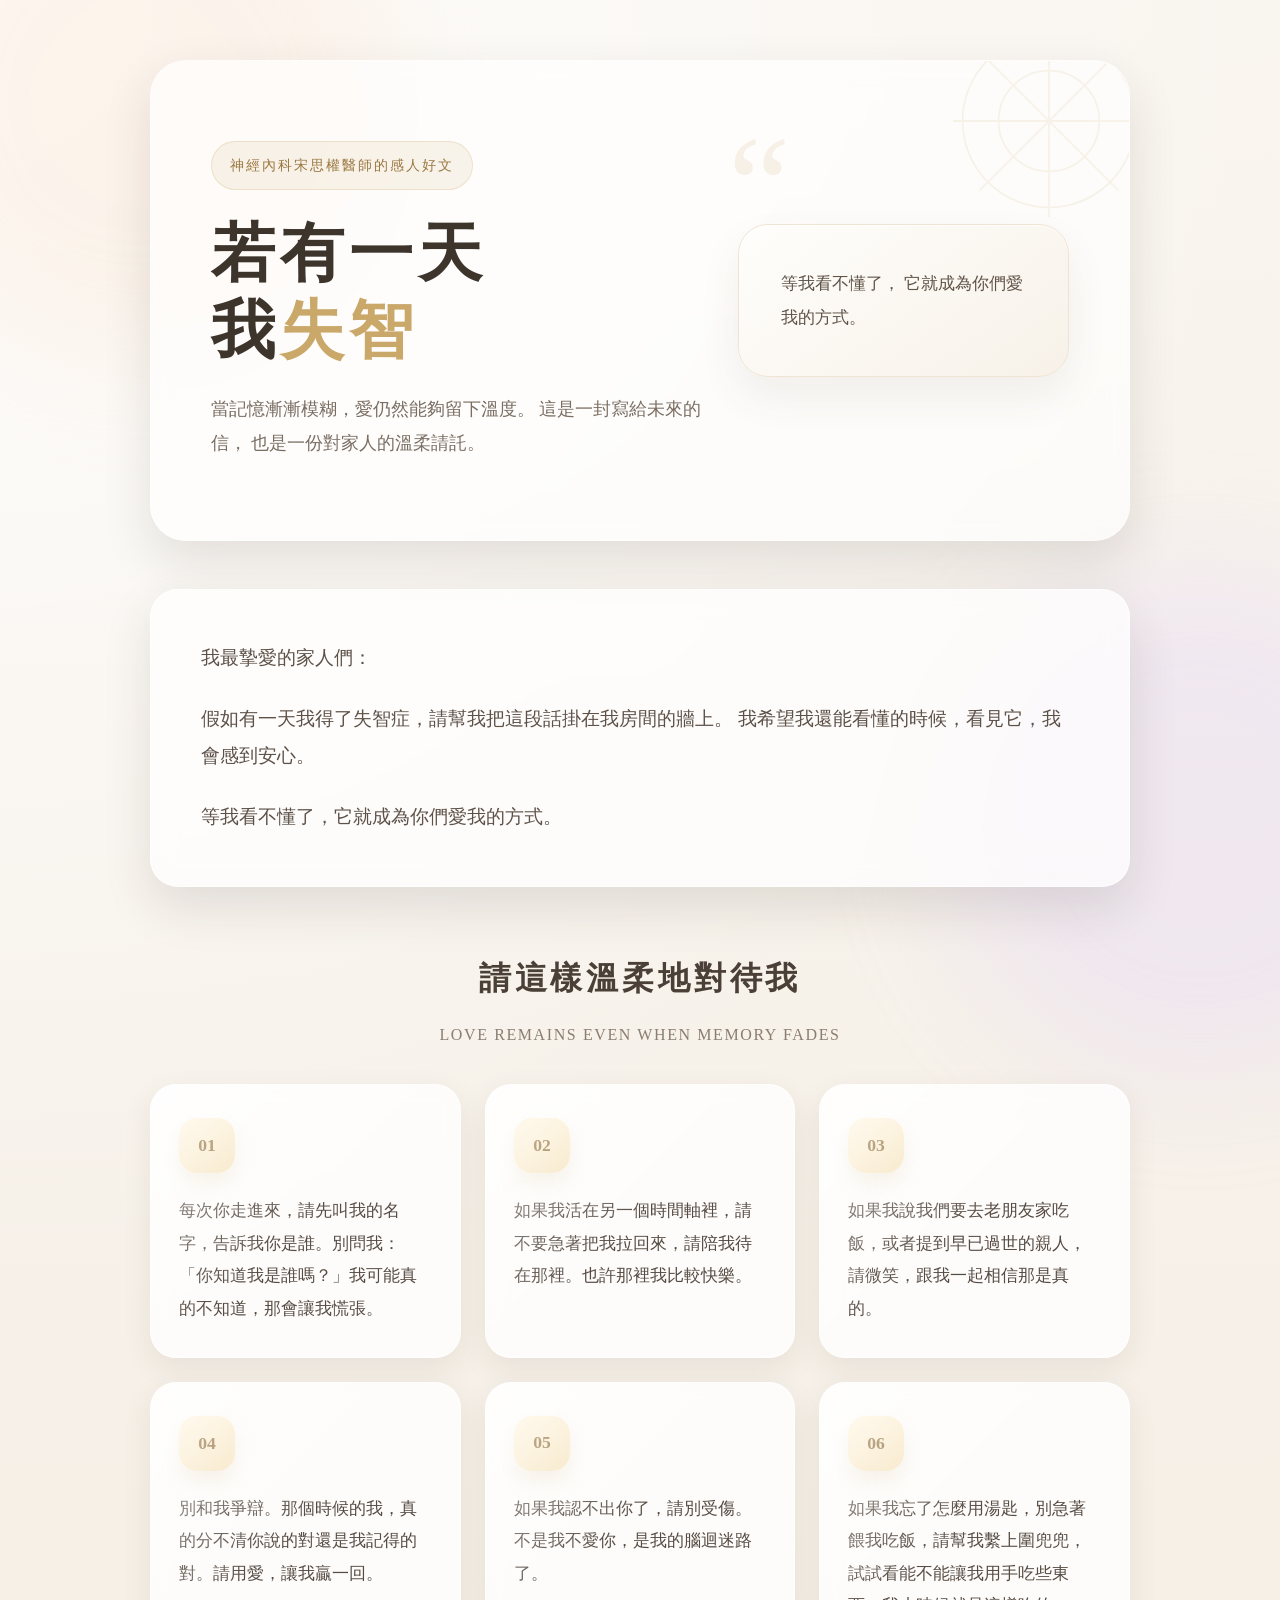
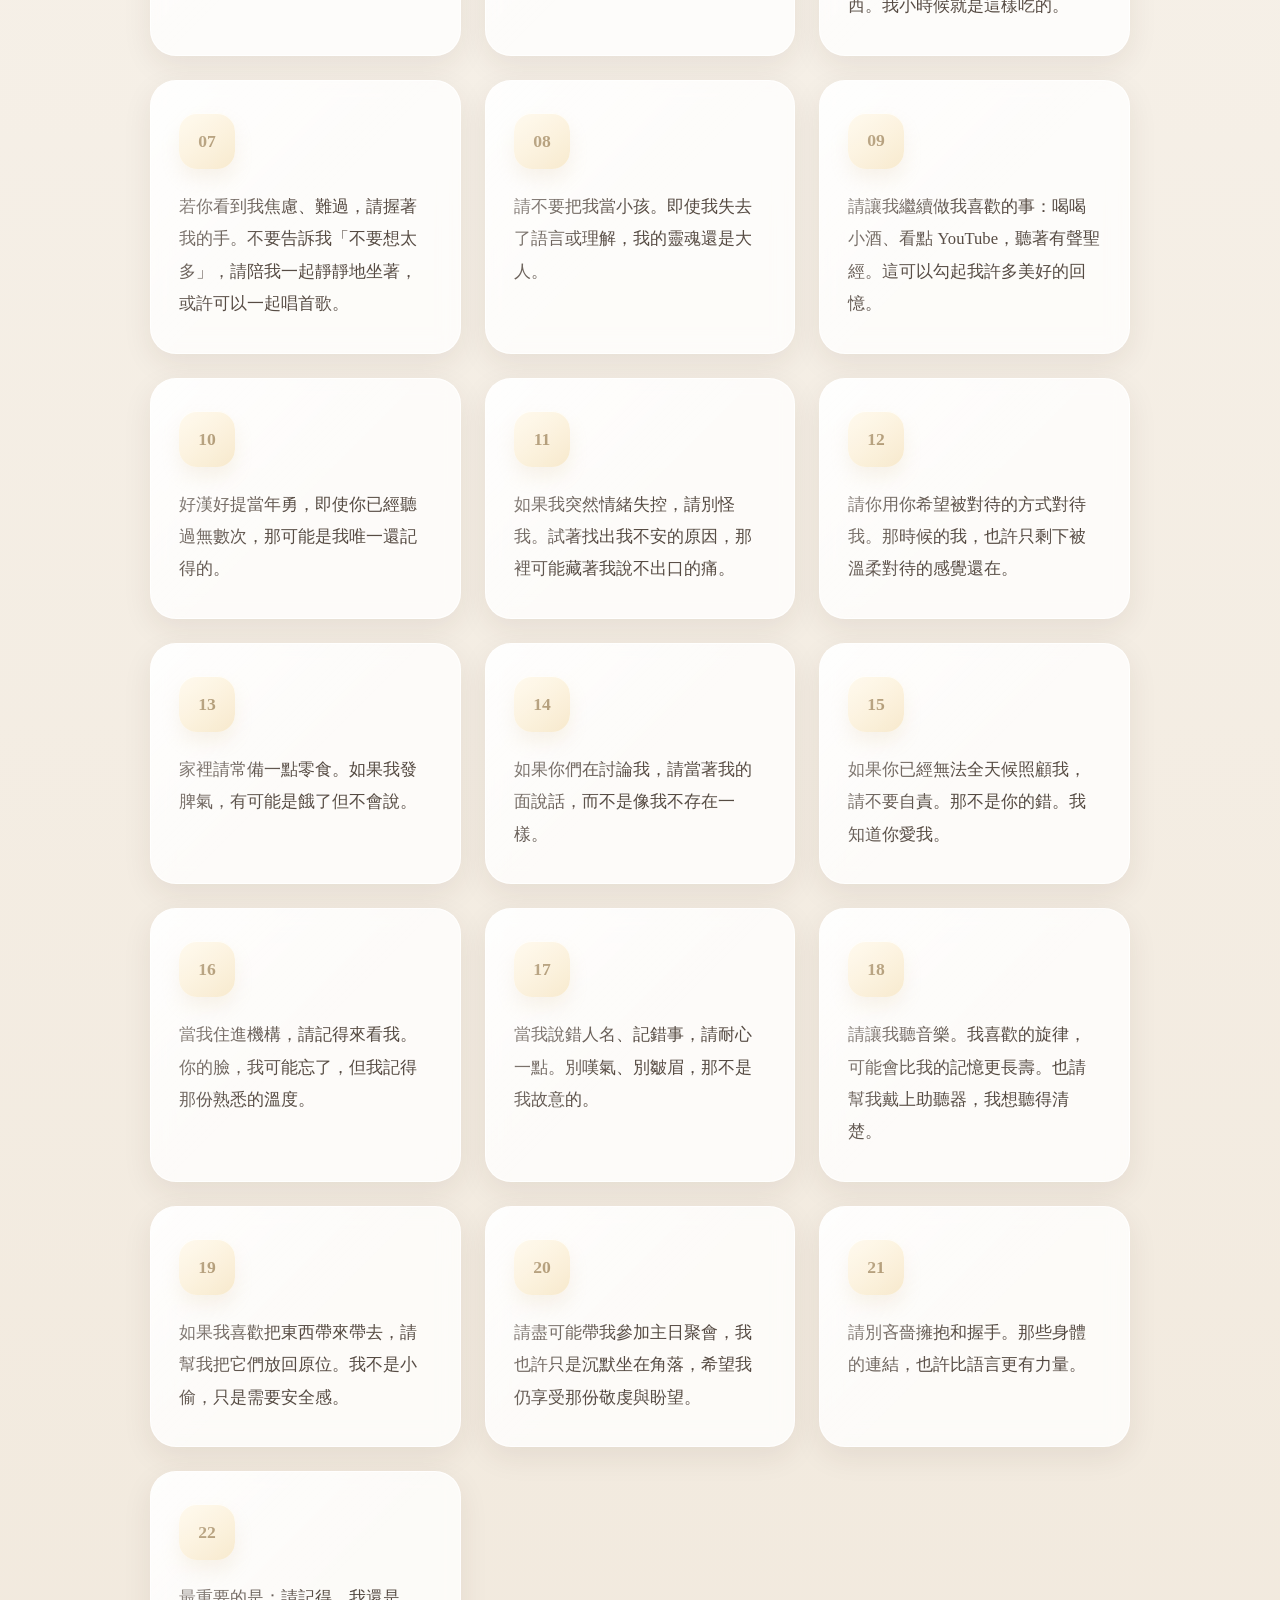
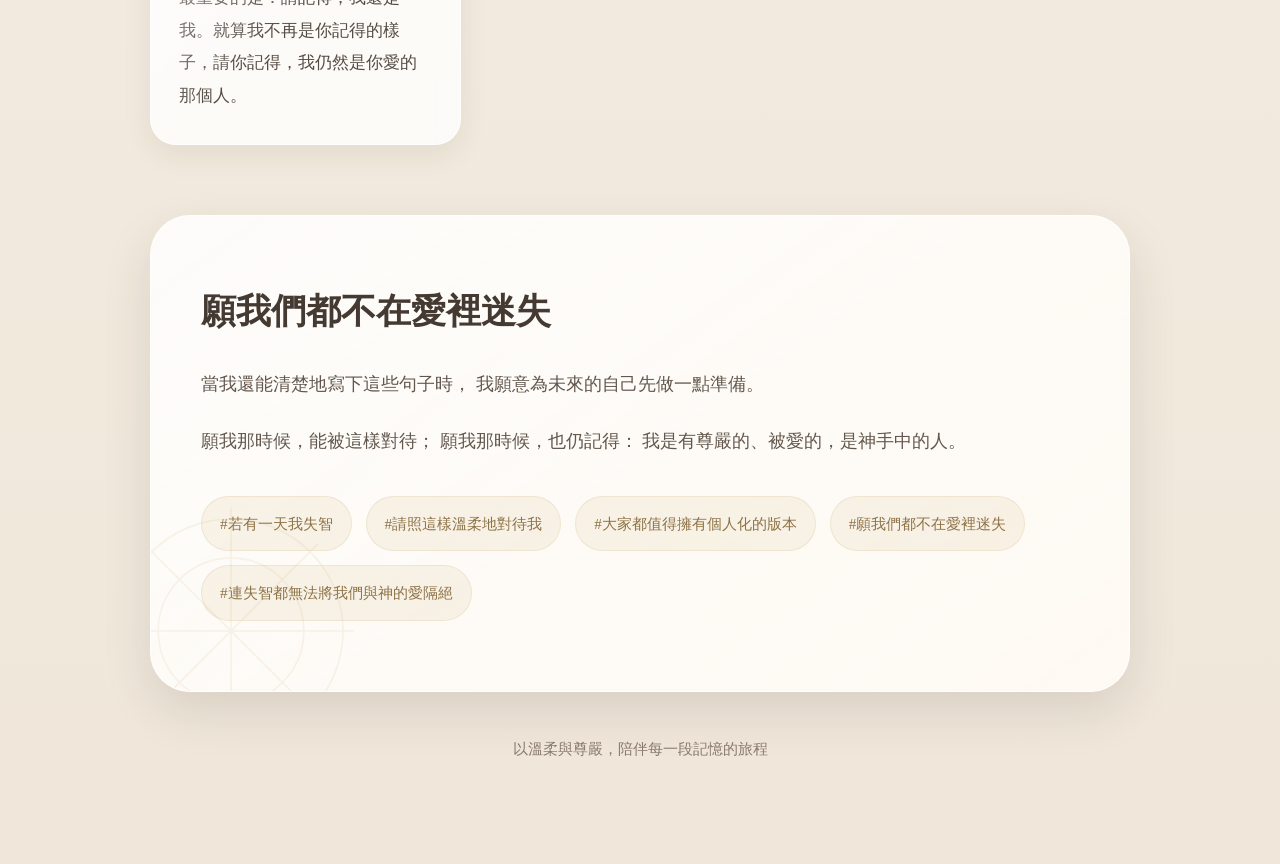
<file: index.html>
<!DOCTYPE html>
<html lang="zh-Hant">
<head>
<meta charset="UTF-8" />
<meta name="viewport" content="width=device-width, initial-scale=1.0" />
<title>若有一天我失智｜神經內科宋思權醫師</title>

<link rel="preconnect" href="https://fonts.googleapis.com">
<link rel="preconnect" href="https://fonts.gstatic.com" crossorigin>

<style>
:root{
    --bg:#f6f2eb;
    --paper:#fffdf9;
    --gold:#c9a86a;
    --text:#463d35;
    --sub:#7a6e63;
    --line:#eadfce;
    --shadow:0 20px 50px rgba(50,40,30,.12);
    --radius:28px;
}

*{
    margin:0;
    padding:0;
    box-sizing:border-box;
}

body{
    font-family:
        "Noto Serif TC",
        "PingFang TC",
        "Microsoft JhengHei",
        serif;
    background:
        radial-gradient(circle at top left, rgba(255,255,255,.85), transparent 30%),
        linear-gradient(180deg,#f9f5ef 0%, #f0e7da 100%);
    color:var(--text);
    line-height:1.95;
    overflow-x:hidden;
}

/* 背景光暈 */
body::before,
body::after{
    content:"";
    position:fixed;
    width:520px;
    height:520px;
    border-radius:50%;
    z-index:-1;
    filter:blur(60px);
    opacity:.22;
}

body::before{
    background:#f8d7b8;
    top:-160px;
    left:-120px;
}

body::after{
    background:#d8c4ff;
    right:-180px;
    bottom:-180px;
}

.container{
    width:min(980px,92%);
    margin:auto;
    padding:60px 0 100px;
}

/* Hero */
.hero{
    position:relative;
    overflow:hidden;
    background:rgba(255,255,255,.65);
    backdrop-filter:blur(10px);
    border:1px solid rgba(255,255,255,.6);
    border-radius:36px;
    padding:80px 60px;
    box-shadow:var(--shadow);
    margin-bottom:48px;
}

.hero-grid{
    display:grid;
    grid-template-columns:1.2fr .8fr;
    gap:30px;
    align-items:center;
}

.badge{
    display:inline-flex;
    align-items:center;
    gap:10px;
    padding:10px 18px;
    background:rgba(201,168,106,.12);
    border:1px solid rgba(201,168,106,.25);
    border-radius:999px;
    color:#9b7842;
    font-size:14px;
    letter-spacing:2px;
    margin-bottom:26px;
}

.hero h1{
    font-size:clamp(2.5rem,5vw,4.4rem);
    line-height:1.2;
    letter-spacing:.08em;
    margin-bottom:22px;
    color:#3d342c;
}

.hero h1 span{
    color:var(--gold);
}

.hero p{
    font-size:1.1rem;
    color:var(--sub);
    max-width:640px;
}

.hero-quote{
    position:relative;
    height:100%;
    display:flex;
    align-items:center;
    justify-content:center;
}

.quote-card{
    width:100%;
    padding:42px;
    border-radius:30px;
    background:linear-gradient(145deg,#fffefc,#f7f1e8);
    border:1px solid #efe3d4;
    box-shadow:
        inset 0 1px 0 rgba(255,255,255,.9),
        0 20px 40px rgba(100,80,50,.08);
}

.quote-card p{
    font-size:1.05rem;
    line-height:2;
    color:#5f5348;
}

.quote-mark{
    position:absolute;
    top:-20px;
    left:-10px;
    opacity:.15;
}

/* Intro */
.intro{
    background:rgba(255,255,255,.72);
    backdrop-filter:blur(12px);
    border-radius:var(--radius);
    padding:50px;
    margin-bottom:40px;
    border:1px solid rgba(255,255,255,.7);
    box-shadow:var(--shadow);
}

.intro p{
    font-size:1.18rem;
    color:#5d5148;
    margin-bottom:24px;
}

.intro p:last-child{
    margin-bottom:0;
}

/* Cards */
.section-title{
    text-align:center;
    margin:60px 0 34px;
}

.section-title h2{
    font-size:2rem;
    color:#4b4037;
    letter-spacing:.12em;
    margin-bottom:10px;
}

.section-title p{
    color:#8b7d71;
    letter-spacing:.1em;
}

.cards{
    display:grid;
    grid-template-columns:repeat(auto-fit,minmax(300px,1fr));
    gap:24px;
}

.card{
    position:relative;
    background:rgba(255,255,255,.78);
    backdrop-filter:blur(10px);
    border:1px solid rgba(255,255,255,.8);
    border-radius:26px;
    padding:32px 28px;
    overflow:hidden;
    transition:.35s ease;
    box-shadow:0 10px 30px rgba(60,40,20,.08);
}

.card:hover{
    transform:translateY(-6px);
    box-shadow:0 22px 50px rgba(60,40,20,.12);
}

.card::before{
    content:"";
    position:absolute;
    inset:0;
    background:
        linear-gradient(135deg, rgba(255,255,255,.65), transparent 50%);
    pointer-events:none;
}

.number{
    width:56px;
    height:56px;
    border-radius:18px;
    display:flex;
    align-items:center;
    justify-content:center;
    margin-bottom:22px;
    font-size:1.1rem;
    font-weight:700;
    color:#8c6a33;
    background:
        linear-gradient(145deg,#fff4dc,#f5e2bc);
    box-shadow:
        inset 0 1px 0 rgba(255,255,255,.8),
        0 10px 18px rgba(201,168,106,.18);
}

.card p{
    color:#564b43;
    font-size:1.04rem;
}

/* Final blessing */
.final{
    position:relative;
    margin-top:70px;
    background:
        linear-gradient(145deg, rgba(255,255,255,.86), rgba(255,250,244,.95));
    border-radius:40px;
    padding:70px 50px;
    overflow:hidden;
    border:1px solid rgba(255,255,255,.8);
    box-shadow:var(--shadow);
}

.final h3{
    font-size:2.2rem;
    margin-bottom:28px;
    line-height:1.5;
    color:#443a32;
}

.final p{
    font-size:1.14rem;
    color:#63574d;
    margin-bottom:22px;
}

.tags{
    display:flex;
    flex-wrap:wrap;
    gap:14px;
    margin-top:36px;
}

.tag{
    padding:12px 18px;
    border-radius:999px;
    background:rgba(201,168,106,.12);
    border:1px solid rgba(201,168,106,.18);
    color:#8e7347;
    font-size:.95rem;
}

/* Footer */
.footer{
    text-align:center;
    padding:42px 0 0;
    color:#8b7c6f;
    font-size:.95rem;
}

/* SVG decoration */
.flower{
    position:absolute;
    opacity:.12;
}

.flower.top{
    top:-60px;
    right:-40px;
}

.flower.bottom{
    bottom:-80px;
    left:-60px;
}

/* 響應式 */
@media (max-width:860px){

    .hero{
        padding:55px 28px;
    }

    .hero-grid{
        grid-template-columns:1fr;
    }

    .intro,
    .final{
        padding:40px 26px;
    }

    .hero h1{
        font-size:2.6rem;
    }
}

@media (max-width:560px){

    .cards{
        grid-template-columns:1fr;
    }

    .hero h1{
        font-size:2.2rem;
    }

    .quote-card{
        padding:28px;
    }
}
</style>
</head>

<body>

<div class="container">

    <!-- HERO -->
    <section class="hero">

        <svg class="flower top" width="240" height="240" viewBox="0 0 200 200">
            <g fill="none" stroke="#c9a86a" stroke-width="1.5">
                <circle cx="100" cy="100" r="72"/>
                <circle cx="100" cy="100" r="42"/>
                <path d="M100 20v160M20 100h160"/>
                <path d="M42 42l116 116M158 42L42 158"/>
            </g>
        </svg>

        <div class="hero-grid">

            <div>
                <div class="badge">
                    神經內科宋思權醫師的感人好文
                </div>

                <h1>
                    若有一天<br>
                    我<span>失智</span>
                </h1>

                <p>
                    當記憶漸漸模糊，愛仍然能夠留下溫度。
                    這是一封寫給未來的信，
                    也是一份對家人的溫柔請託。
                </p>
            </div>

            <div class="hero-quote">

                <svg class="quote-mark" width="140" height="140" viewBox="0 0 120 120">
                    <text x="0" y="95"
                          font-size="120"
                          fill="#c9a86a"
                          font-family="serif">“</text>
                </svg>

                <div class="quote-card">
                    <p>
                        等我看不懂了，
                        它就成為你們愛我的方式。
                    </p>
                </div>
            </div>

        </div>
    </section>

    <!-- INTRO -->
    <section class="intro">
        <p>
            我最摯愛的家人們：
        </p>

        <p>
            假如有一天我得了失智症，請幫我把這段話掛在我房間的牆上。
            我希望我還能看懂的時候，看見它，我會感到安心。
        </p>

        <p>
            等我看不懂了，它就成為你們愛我的方式。
        </p>
    </section>

    <!-- TITLE -->
    <div class="section-title">
        <h2>請這樣溫柔地對待我</h2>
        <p>LOVE REMAINS EVEN WHEN MEMORY FADES</p>
    </div>

    <!-- CARDS -->
    <section class="cards">

        <article class="card">
            <div class="number">01</div>
            <p>每次你走進來，請先叫我的名字，告訴我你是誰。別問我：「你知道我是誰嗎？」我可能真的不知道，那會讓我慌張。</p>
        </article>

        <article class="card">
            <div class="number">02</div>
            <p>如果我活在另一個時間軸裡，請不要急著把我拉回來，請陪我待在那裡。也許那裡我比較快樂。</p>
        </article>

        <article class="card">
            <div class="number">03</div>
            <p>如果我說我們要去老朋友家吃飯，或者提到早已過世的親人，請微笑，跟我一起相信那是真的。</p>
        </article>

        <article class="card">
            <div class="number">04</div>
            <p>別和我爭辯。那個時候的我，真的分不清你說的對還是我記得的對。請用愛，讓我贏一回。</p>
        </article>

        <article class="card">
            <div class="number">05</div>
            <p>如果我認不出你了，請別受傷。不是我不愛你，是我的腦迴迷路了。</p>
        </article>

        <article class="card">
            <div class="number">06</div>
            <p>如果我忘了怎麼用湯匙，別急著餵我吃飯，請幫我繫上圍兜兜，試試看能不能讓我用手吃些東西。我小時候就是這樣吃的。</p>
        </article>

        <article class="card">
            <div class="number">07</div>
            <p>若你看到我焦慮、難過，請握著我的手。不要告訴我「不要想太多」，請陪我一起靜靜地坐著，或許可以一起唱首歌。</p>
        </article>

        <article class="card">
            <div class="number">08</div>
            <p>請不要把我當小孩。即使我失去了語言或理解，我的靈魂還是大人。</p>
        </article>

        <article class="card">
            <div class="number">09</div>
            <p>請讓我繼續做我喜歡的事：喝喝小酒、看點 YouTube，聽著有聲聖經。這可以勾起我許多美好的回憶。</p>
        </article>

        <article class="card">
            <div class="number">10</div>
            <p>好漢好提當年勇，即使你已經聽過無數次，那可能是我唯一還記得的。</p>
        </article>

        <article class="card">
            <div class="number">11</div>
            <p>如果我突然情緒失控，請別怪我。試著找出我不安的原因，那裡可能藏著我說不出口的痛。</p>
        </article>

        <article class="card">
            <div class="number">12</div>
            <p>請你用你希望被對待的方式對待我。那時候的我，也許只剩下被溫柔對待的感覺還在。</p>
        </article>

        <article class="card">
            <div class="number">13</div>
            <p>家裡請常備一點零食。如果我發脾氣，有可能是餓了但不會說。</p>
        </article>

        <article class="card">
            <div class="number">14</div>
            <p>如果你們在討論我，請當著我的面說話，而不是像我不存在一樣。</p>
        </article>

        <article class="card">
            <div class="number">15</div>
            <p>如果你已經無法全天候照顧我，請不要自責。那不是你的錯。我知道你愛我。</p>
        </article>

        <article class="card">
            <div class="number">16</div>
            <p>當我住進機構，請記得來看我。你的臉，我可能忘了，但我記得那份熟悉的溫度。</p>
        </article>

        <article class="card">
            <div class="number">17</div>
            <p>當我說錯人名、記錯事，請耐心一點。別嘆氣、別皺眉，那不是我故意的。</p>
        </article>

        <article class="card">
            <div class="number">18</div>
            <p>請讓我聽音樂。我喜歡的旋律，可能會比我的記憶更長壽。也請幫我戴上助聽器，我想聽得清楚。</p>
        </article>

        <article class="card">
            <div class="number">19</div>
            <p>如果我喜歡把東西帶來帶去，請幫我把它們放回原位。我不是小偷，只是需要安全感。</p>
        </article>

        <article class="card">
            <div class="number">20</div>
            <p>請盡可能帶我參加主日聚會，我也許只是沉默坐在角落，希望我仍享受那份敬虔與盼望。</p>
        </article>

        <article class="card">
            <div class="number">21</div>
            <p>請別吝嗇擁抱和握手。那些身體的連結，也許比語言更有力量。</p>
        </article>

        <article class="card">
            <div class="number">22</div>
            <p>最重要的是：請記得，我還是我。就算我不再是你記得的樣子，請你記得，我仍然是你愛的那個人。</p>
        </article>

    </section>

    <!-- FINAL -->
    <section class="final">

        <svg class="flower bottom" width="280" height="280" viewBox="0 0 200 200">
            <g fill="none" stroke="#c9a86a" stroke-width="1.2">
                <circle cx="100" cy="100" r="80"/>
                <circle cx="100" cy="100" r="52"/>
                <path d="M100 12v176M12 100h176"/>
                <path d="M38 38l124 124M162 38L38 162"/>
            </g>
        </svg>

        <h3>
            願我們都不在愛裡迷失
        </h3>

        <p>
            當我還能清楚地寫下這些句子時，
            我願意為未來的自己先做一點準備。
        </p>

        <p>
            願我那時候，能被這樣對待；
            願我那時候，也仍記得：
            我是有尊嚴的、被愛的，是神手中的人。
        </p>

        <div class="tags">
            <div class="tag">#若有一天我失智</div>
            <div class="tag">#請照這樣溫柔地對待我</div>
            <div class="tag">#大家都值得擁有個人化的版本</div>
            <div class="tag">#願我們都不在愛裡迷失</div>
            <div class="tag">#連失智都無法將我們與神的愛隔絕</div>
        </div>

    </section>

    <footer class="footer">
        以溫柔與尊嚴，陪伴每一段記憶的旅程
    </footer>

</div>

</body>
</html>
</file>
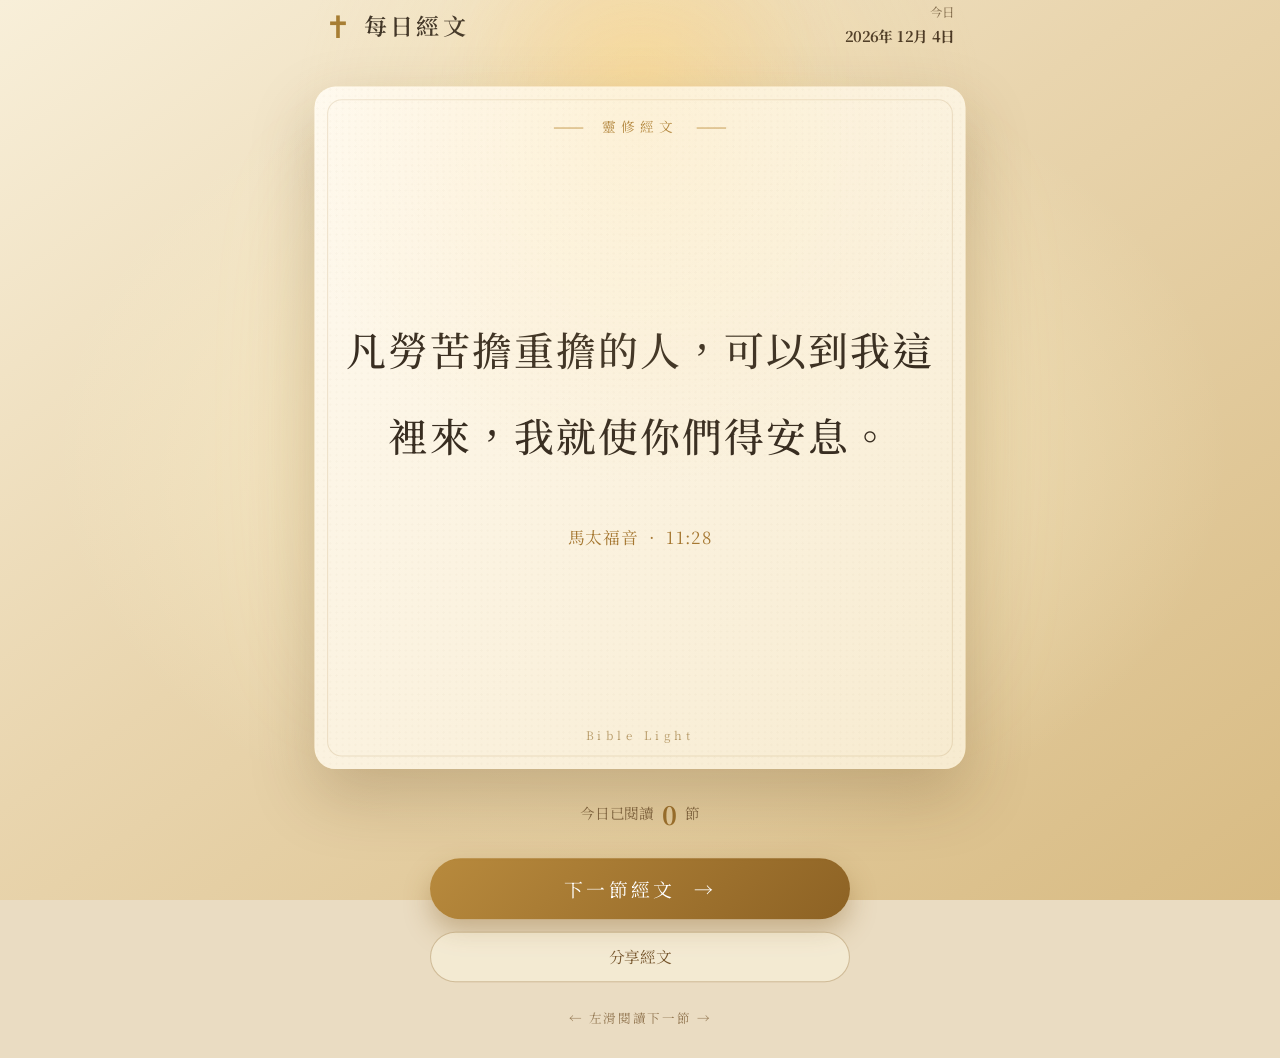
<file: niv/index.html>
<!DOCTYPE html>
<html lang="zh-Hant">

<head>

<meta charset="UTF-8">

<meta name="viewport" content="width=device-width, initial-scale=1.0, viewport-fit=cover">


<title>每日經文｜Bible Light</title>


<meta 
name="description"
content="每日安靜閱讀聖經經文，在燭光中親近神的話語。">



<!-- Google Font -->

<link rel="preconnect" href="https://fonts.googleapis.com">

<link rel="preconnect" href="https://fonts.gstatic.com" crossorigin>

<link 
href="https://fonts.googleapis.com/css2?family=Noto+Serif+TC:wght@400;500;600;700&display=swap"
rel="stylesheet">



<link rel="stylesheet" href="style.css">


</head>




<body>


<!-- =================================
     Candle Atmosphere
================================= -->


<div class="light-background"></div>


<div class="candle-glow"></div>






<!-- =================================
     Main App
================================= -->


<main class="app">





<header class="top-header">


    <div class="logo-area">


        <div class="cross-icon">

            ✝

        </div>


        <h1>

            每日經文

        </h1>


    </div>





    <div class="date-box">


        <span>

            今日

        </span>


        <strong id="todayDate">

            2026年7月16日

        </strong>


    </div>



</header>








<!-- =================================
     Scripture Area
================================= -->


<section class="reading-area">



    <div class="book-light"></div>



    <article 
    class="scripture-card"
    id="verseCard">



        <div class="paper-top">


            <span>

                靈修經文

            </span>


        </div>





        <div class="verse-container">



            <p 
            id="verseText">


                神愛世人，甚至將他的獨生子賜給他們，
                叫一切信他的，不至滅亡，反得永生。


            </p>





            <div class="reference">


                <span id="verseBook">

                    約翰福音

                </span>


                <span>

                    ·

                </span>


                <span id="verseChapter">

                    3:16

                </span>


            </div>




        </div>






        <div class="paper-bottom">


            <span>

                Bible Light

            </span>


        </div>




    </article>




</section>









<!-- =================================
     Reading Information
================================= -->


<section class="reading-info">



    <div class="count-box">


        <span>

            今日已閱讀

        </span>


        <strong id="readingCount">

            0

        </strong>


        <span>

            節

        </span>


    </div>



</section>








<!-- =================================
     Actions
================================= -->


<section class="controls">



<button 
id="nextVerse"
class="next-button">


    下一節經文


    <span>

        →

    </span>


</button>






<button
id="shareVerse"
class="share-button">


    分享經文


</button>




</section>







<!-- Swipe Hint -->


<div class="swipe-hint">


    ← 左滑閱讀下一節 →


</div>







</main>









<!-- Toast -->


<div 
class="toast"
id="toast">


    已複製經文


</div>







<script src="script.js"></script>


</body>


</html>
</file>
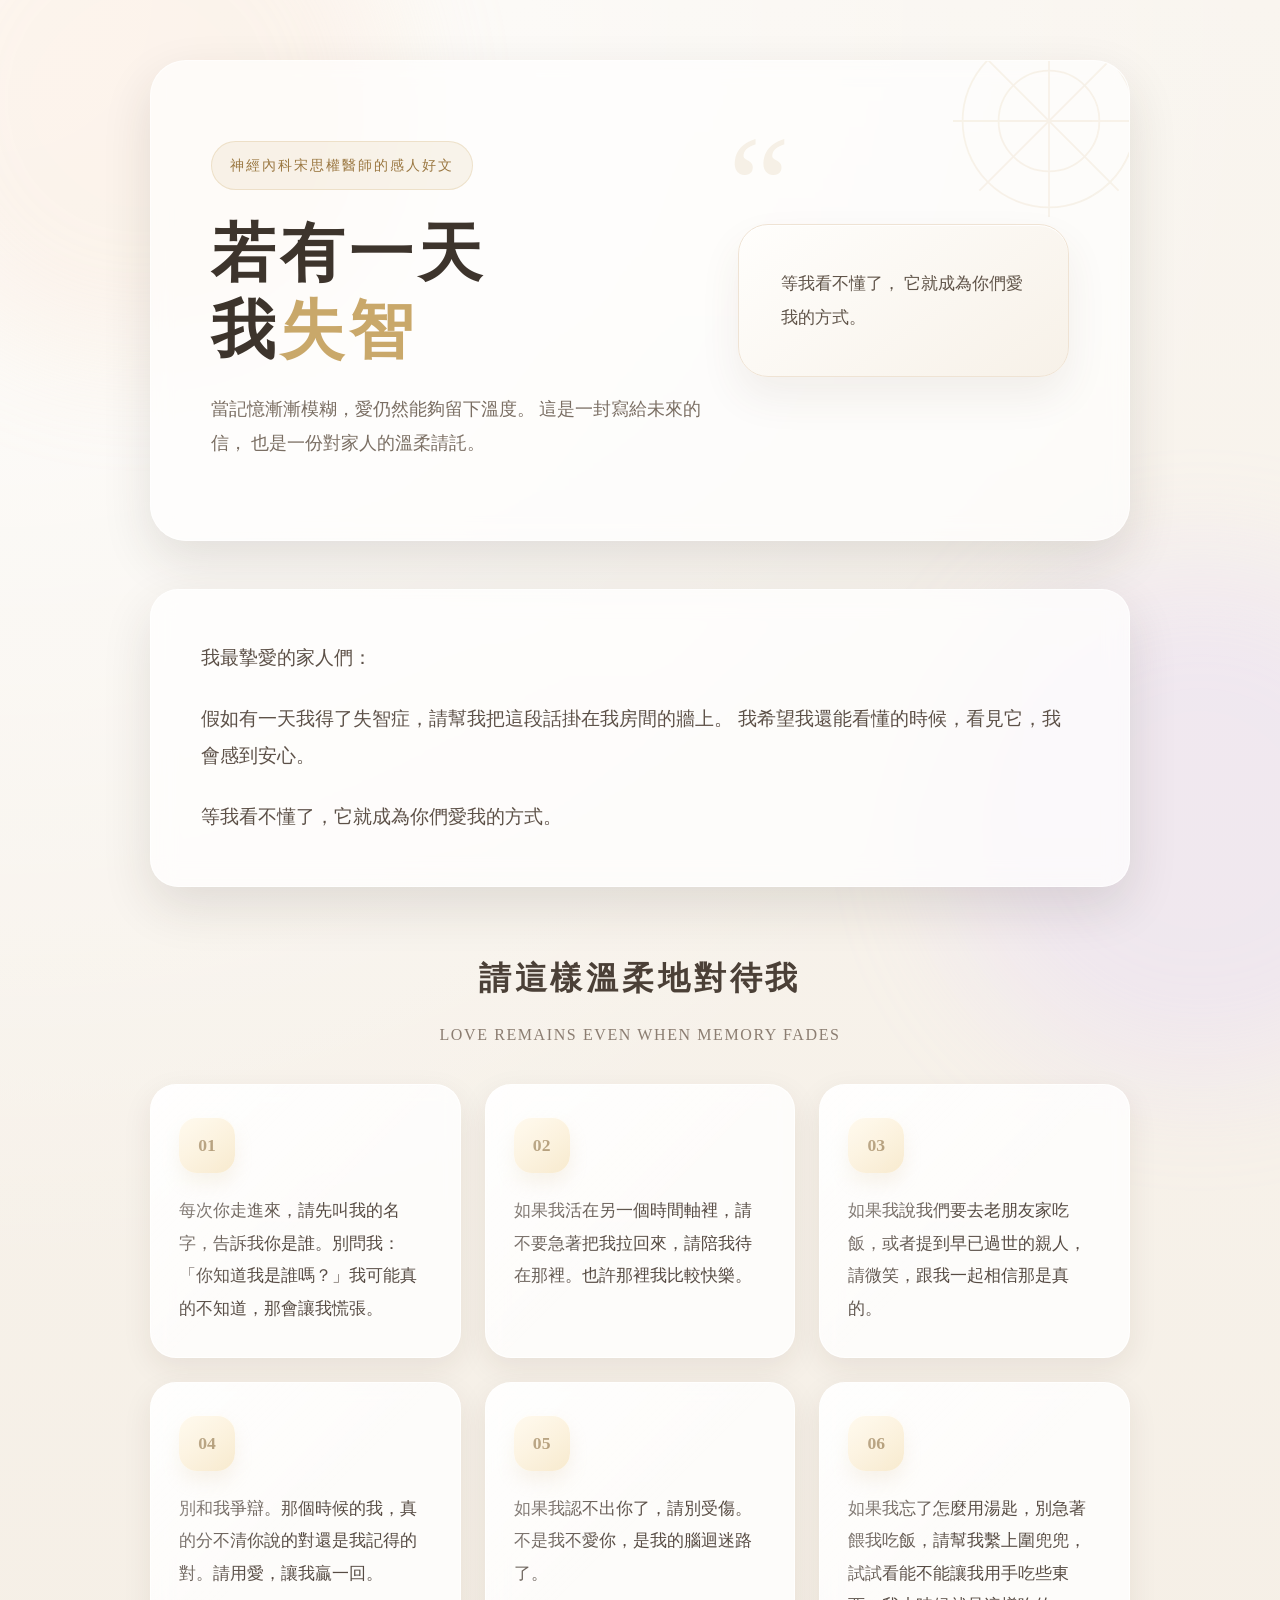
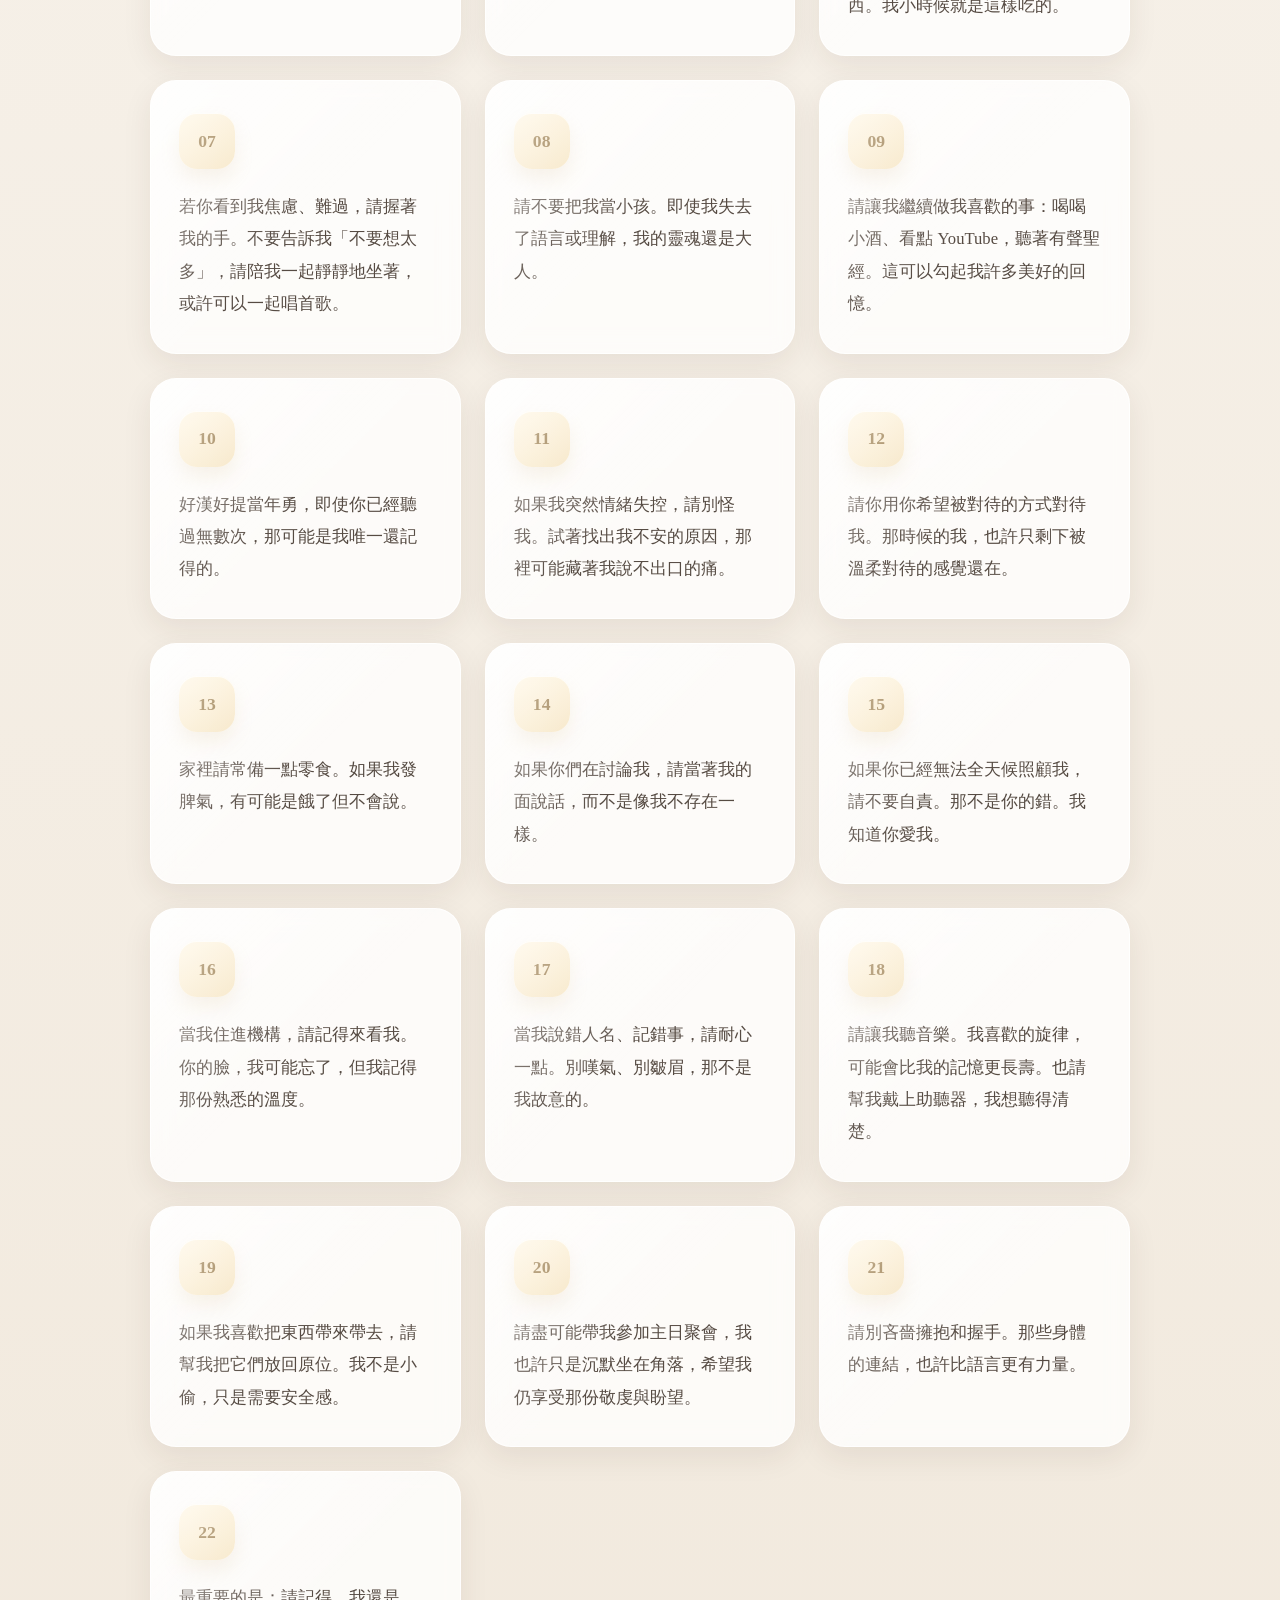
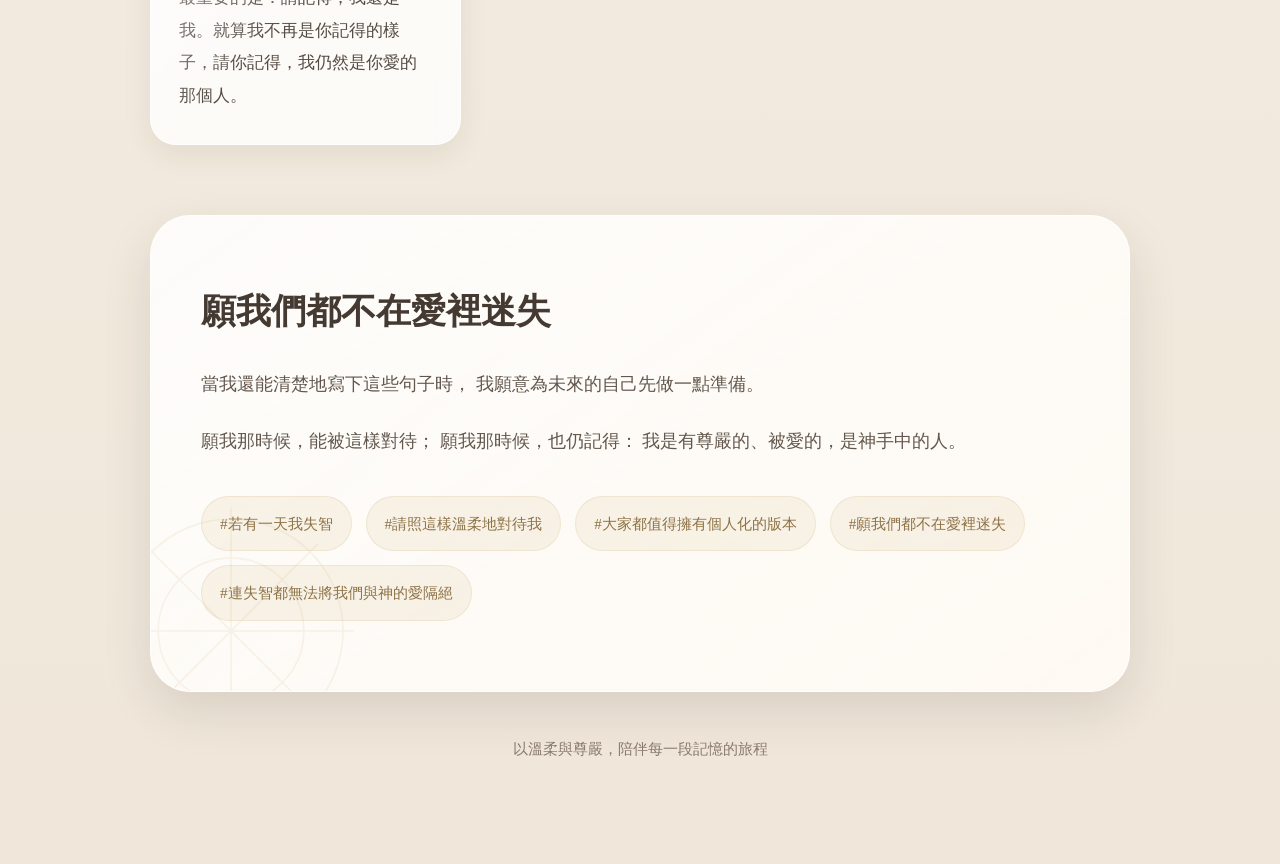
<file: 20260528001_若有一天我失智.html>
<!DOCTYPE html>
<html lang="zh-Hant">
<head>
<meta charset="UTF-8" />
<meta name="viewport" content="width=device-width, initial-scale=1.0" />
<title>若有一天我失智｜神經內科宋思權醫師</title>

<link rel="preconnect" href="https://fonts.googleapis.com">
<link rel="preconnect" href="https://fonts.gstatic.com" crossorigin>

<style>
:root{
    --bg:#f6f2eb;
    --paper:#fffdf9;
    --gold:#c9a86a;
    --text:#463d35;
    --sub:#7a6e63;
    --line:#eadfce;
    --shadow:0 20px 50px rgba(50,40,30,.12);
    --radius:28px;
}

*{
    margin:0;
    padding:0;
    box-sizing:border-box;
}

body{
    font-family:
        "Noto Serif TC",
        "PingFang TC",
        "Microsoft JhengHei",
        serif;
    background:
        radial-gradient(circle at top left, rgba(255,255,255,.85), transparent 30%),
        linear-gradient(180deg,#f9f5ef 0%, #f0e7da 100%);
    color:var(--text);
    line-height:1.95;
    overflow-x:hidden;
}

/* 背景光暈 */
body::before,
body::after{
    content:"";
    position:fixed;
    width:520px;
    height:520px;
    border-radius:50%;
    z-index:-1;
    filter:blur(60px);
    opacity:.22;
}

body::before{
    background:#f8d7b8;
    top:-160px;
    left:-120px;
}

body::after{
    background:#d8c4ff;
    right:-180px;
    bottom:-180px;
}

.container{
    width:min(980px,92%);
    margin:auto;
    padding:60px 0 100px;
}

/* Hero */
.hero{
    position:relative;
    overflow:hidden;
    background:rgba(255,255,255,.65);
    backdrop-filter:blur(10px);
    border:1px solid rgba(255,255,255,.6);
    border-radius:36px;
    padding:80px 60px;
    box-shadow:var(--shadow);
    margin-bottom:48px;
}

.hero-grid{
    display:grid;
    grid-template-columns:1.2fr .8fr;
    gap:30px;
    align-items:center;
}

.badge{
    display:inline-flex;
    align-items:center;
    gap:10px;
    padding:10px 18px;
    background:rgba(201,168,106,.12);
    border:1px solid rgba(201,168,106,.25);
    border-radius:999px;
    color:#9b7842;
    font-size:14px;
    letter-spacing:2px;
    margin-bottom:26px;
}

.hero h1{
    font-size:clamp(2.5rem,5vw,4.4rem);
    line-height:1.2;
    letter-spacing:.08em;
    margin-bottom:22px;
    color:#3d342c;
}

.hero h1 span{
    color:var(--gold);
}

.hero p{
    font-size:1.1rem;
    color:var(--sub);
    max-width:640px;
}

.hero-quote{
    position:relative;
    height:100%;
    display:flex;
    align-items:center;
    justify-content:center;
}

.quote-card{
    width:100%;
    padding:42px;
    border-radius:30px;
    background:linear-gradient(145deg,#fffefc,#f7f1e8);
    border:1px solid #efe3d4;
    box-shadow:
        inset 0 1px 0 rgba(255,255,255,.9),
        0 20px 40px rgba(100,80,50,.08);
}

.quote-card p{
    font-size:1.05rem;
    line-height:2;
    color:#5f5348;
}

.quote-mark{
    position:absolute;
    top:-20px;
    left:-10px;
    opacity:.15;
}

/* Intro */
.intro{
    background:rgba(255,255,255,.72);
    backdrop-filter:blur(12px);
    border-radius:var(--radius);
    padding:50px;
    margin-bottom:40px;
    border:1px solid rgba(255,255,255,.7);
    box-shadow:var(--shadow);
}

.intro p{
    font-size:1.18rem;
    color:#5d5148;
    margin-bottom:24px;
}

.intro p:last-child{
    margin-bottom:0;
}

/* Cards */
.section-title{
    text-align:center;
    margin:60px 0 34px;
}

.section-title h2{
    font-size:2rem;
    color:#4b4037;
    letter-spacing:.12em;
    margin-bottom:10px;
}

.section-title p{
    color:#8b7d71;
    letter-spacing:.1em;
}

.cards{
    display:grid;
    grid-template-columns:repeat(auto-fit,minmax(300px,1fr));
    gap:24px;
}

.card{
    position:relative;
    background:rgba(255,255,255,.78);
    backdrop-filter:blur(10px);
    border:1px solid rgba(255,255,255,.8);
    border-radius:26px;
    padding:32px 28px;
    overflow:hidden;
    transition:.35s ease;
    box-shadow:0 10px 30px rgba(60,40,20,.08);
}

.card:hover{
    transform:translateY(-6px);
    box-shadow:0 22px 50px rgba(60,40,20,.12);
}

.card::before{
    content:"";
    position:absolute;
    inset:0;
    background:
        linear-gradient(135deg, rgba(255,255,255,.65), transparent 50%);
    pointer-events:none;
}

.number{
    width:56px;
    height:56px;
    border-radius:18px;
    display:flex;
    align-items:center;
    justify-content:center;
    margin-bottom:22px;
    font-size:1.1rem;
    font-weight:700;
    color:#8c6a33;
    background:
        linear-gradient(145deg,#fff4dc,#f5e2bc);
    box-shadow:
        inset 0 1px 0 rgba(255,255,255,.8),
        0 10px 18px rgba(201,168,106,.18);
}

.card p{
    color:#564b43;
    font-size:1.04rem;
}

/* Final blessing */
.final{
    position:relative;
    margin-top:70px;
    background:
        linear-gradient(145deg, rgba(255,255,255,.86), rgba(255,250,244,.95));
    border-radius:40px;
    padding:70px 50px;
    overflow:hidden;
    border:1px solid rgba(255,255,255,.8);
    box-shadow:var(--shadow);
}

.final h3{
    font-size:2.2rem;
    margin-bottom:28px;
    line-height:1.5;
    color:#443a32;
}

.final p{
    font-size:1.14rem;
    color:#63574d;
    margin-bottom:22px;
}

.tags{
    display:flex;
    flex-wrap:wrap;
    gap:14px;
    margin-top:36px;
}

.tag{
    padding:12px 18px;
    border-radius:999px;
    background:rgba(201,168,106,.12);
    border:1px solid rgba(201,168,106,.18);
    color:#8e7347;
    font-size:.95rem;
}

/* Footer */
.footer{
    text-align:center;
    padding:42px 0 0;
    color:#8b7c6f;
    font-size:.95rem;
}

/* SVG decoration */
.flower{
    position:absolute;
    opacity:.12;
}

.flower.top{
    top:-60px;
    right:-40px;
}

.flower.bottom{
    bottom:-80px;
    left:-60px;
}

/* 響應式 */
@media (max-width:860px){

    .hero{
        padding:55px 28px;
    }

    .hero-grid{
        grid-template-columns:1fr;
    }

    .intro,
    .final{
        padding:40px 26px;
    }

    .hero h1{
        font-size:2.6rem;
    }
}

@media (max-width:560px){

    .cards{
        grid-template-columns:1fr;
    }

    .hero h1{
        font-size:2.2rem;
    }

    .quote-card{
        padding:28px;
    }
}
</style>
</head>

<body>

<div class="container">

    <!-- HERO -->
    <section class="hero">

        <svg class="flower top" width="240" height="240" viewBox="0 0 200 200">
            <g fill="none" stroke="#c9a86a" stroke-width="1.5">
                <circle cx="100" cy="100" r="72"/>
                <circle cx="100" cy="100" r="42"/>
                <path d="M100 20v160M20 100h160"/>
                <path d="M42 42l116 116M158 42L42 158"/>
            </g>
        </svg>

        <div class="hero-grid">

            <div>
                <div class="badge">
                    神經內科宋思權醫師的感人好文
                </div>

                <h1>
                    若有一天<br>
                    我<span>失智</span>
                </h1>

                <p>
                    當記憶漸漸模糊，愛仍然能夠留下溫度。
                    這是一封寫給未來的信，
                    也是一份對家人的溫柔請託。
                </p>
            </div>

            <div class="hero-quote">

                <svg class="quote-mark" width="140" height="140" viewBox="0 0 120 120">
                    <text x="0" y="95"
                          font-size="120"
                          fill="#c9a86a"
                          font-family="serif">“</text>
                </svg>

                <div class="quote-card">
                    <p>
                        等我看不懂了，
                        它就成為你們愛我的方式。
                    </p>
                </div>
            </div>

        </div>
    </section>

    <!-- INTRO -->
    <section class="intro">
        <p>
            我最摯愛的家人們：
        </p>

        <p>
            假如有一天我得了失智症，請幫我把這段話掛在我房間的牆上。
            我希望我還能看懂的時候，看見它，我會感到安心。
        </p>

        <p>
            等我看不懂了，它就成為你們愛我的方式。
        </p>
    </section>

    <!-- TITLE -->
    <div class="section-title">
        <h2>請這樣溫柔地對待我</h2>
        <p>LOVE REMAINS EVEN WHEN MEMORY FADES</p>
    </div>

    <!-- CARDS -->
    <section class="cards">

        <article class="card">
            <div class="number">01</div>
            <p>每次你走進來，請先叫我的名字，告訴我你是誰。別問我：「你知道我是誰嗎？」我可能真的不知道，那會讓我慌張。</p>
        </article>

        <article class="card">
            <div class="number">02</div>
            <p>如果我活在另一個時間軸裡，請不要急著把我拉回來，請陪我待在那裡。也許那裡我比較快樂。</p>
        </article>

        <article class="card">
            <div class="number">03</div>
            <p>如果我說我們要去老朋友家吃飯，或者提到早已過世的親人，請微笑，跟我一起相信那是真的。</p>
        </article>

        <article class="card">
            <div class="number">04</div>
            <p>別和我爭辯。那個時候的我，真的分不清你說的對還是我記得的對。請用愛，讓我贏一回。</p>
        </article>

        <article class="card">
            <div class="number">05</div>
            <p>如果我認不出你了，請別受傷。不是我不愛你，是我的腦迴迷路了。</p>
        </article>

        <article class="card">
            <div class="number">06</div>
            <p>如果我忘了怎麼用湯匙，別急著餵我吃飯，請幫我繫上圍兜兜，試試看能不能讓我用手吃些東西。我小時候就是這樣吃的。</p>
        </article>

        <article class="card">
            <div class="number">07</div>
            <p>若你看到我焦慮、難過，請握著我的手。不要告訴我「不要想太多」，請陪我一起靜靜地坐著，或許可以一起唱首歌。</p>
        </article>

        <article class="card">
            <div class="number">08</div>
            <p>請不要把我當小孩。即使我失去了語言或理解，我的靈魂還是大人。</p>
        </article>

        <article class="card">
            <div class="number">09</div>
            <p>請讓我繼續做我喜歡的事：喝喝小酒、看點 YouTube，聽著有聲聖經。這可以勾起我許多美好的回憶。</p>
        </article>

        <article class="card">
            <div class="number">10</div>
            <p>好漢好提當年勇，即使你已經聽過無數次，那可能是我唯一還記得的。</p>
        </article>

        <article class="card">
            <div class="number">11</div>
            <p>如果我突然情緒失控，請別怪我。試著找出我不安的原因，那裡可能藏著我說不出口的痛。</p>
        </article>

        <article class="card">
            <div class="number">12</div>
            <p>請你用你希望被對待的方式對待我。那時候的我，也許只剩下被溫柔對待的感覺還在。</p>
        </article>

        <article class="card">
            <div class="number">13</div>
            <p>家裡請常備一點零食。如果我發脾氣，有可能是餓了但不會說。</p>
        </article>

        <article class="card">
            <div class="number">14</div>
            <p>如果你們在討論我，請當著我的面說話，而不是像我不存在一樣。</p>
        </article>

        <article class="card">
            <div class="number">15</div>
            <p>如果你已經無法全天候照顧我，請不要自責。那不是你的錯。我知道你愛我。</p>
        </article>

        <article class="card">
            <div class="number">16</div>
            <p>當我住進機構，請記得來看我。你的臉，我可能忘了，但我記得那份熟悉的溫度。</p>
        </article>

        <article class="card">
            <div class="number">17</div>
            <p>當我說錯人名、記錯事，請耐心一點。別嘆氣、別皺眉，那不是我故意的。</p>
        </article>

        <article class="card">
            <div class="number">18</div>
            <p>請讓我聽音樂。我喜歡的旋律，可能會比我的記憶更長壽。也請幫我戴上助聽器，我想聽得清楚。</p>
        </article>

        <article class="card">
            <div class="number">19</div>
            <p>如果我喜歡把東西帶來帶去，請幫我把它們放回原位。我不是小偷，只是需要安全感。</p>
        </article>

        <article class="card">
            <div class="number">20</div>
            <p>請盡可能帶我參加主日聚會，我也許只是沉默坐在角落，希望我仍享受那份敬虔與盼望。</p>
        </article>

        <article class="card">
            <div class="number">21</div>
            <p>請別吝嗇擁抱和握手。那些身體的連結，也許比語言更有力量。</p>
        </article>

        <article class="card">
            <div class="number">22</div>
            <p>最重要的是：請記得，我還是我。就算我不再是你記得的樣子，請你記得，我仍然是你愛的那個人。</p>
        </article>

    </section>

    <!-- FINAL -->
    <section class="final">

        <svg class="flower bottom" width="280" height="280" viewBox="0 0 200 200">
            <g fill="none" stroke="#c9a86a" stroke-width="1.2">
                <circle cx="100" cy="100" r="80"/>
                <circle cx="100" cy="100" r="52"/>
                <path d="M100 12v176M12 100h176"/>
                <path d="M38 38l124 124M162 38L38 162"/>
            </g>
        </svg>

        <h3>
            願我們都不在愛裡迷失
        </h3>

        <p>
            當我還能清楚地寫下這些句子時，
            我願意為未來的自己先做一點準備。
        </p>

        <p>
            願我那時候，能被這樣對待；
            願我那時候，也仍記得：
            我是有尊嚴的、被愛的，是神手中的人。
        </p>

        <div class="tags">
            <div class="tag">#若有一天我失智</div>
            <div class="tag">#請照這樣溫柔地對待我</div>
            <div class="tag">#大家都值得擁有個人化的版本</div>
            <div class="tag">#願我們都不在愛裡迷失</div>
            <div class="tag">#連失智都無法將我們與神的愛隔絕</div>
        </div>

    </section>

    <footer class="footer">
        以溫柔與尊嚴，陪伴每一段記憶的旅程
    </footer>

</div>

</body>
</html>
</file>
<file: niv/style.css>
/* =====================================
   BibleLight
   style.css
   Part 1 / 3

   Daylight Candle Theme
===================================== */



/* ===============================
   Reset
================================ */


*{

    margin:0;

    padding:0;

    box-sizing:border-box;

}



html{

    scroll-behavior:smooth;

}



body{


    min-height:100vh;


    overflow-x:hidden;


    font-family:

    "Noto Serif TC",
    "Songti TC",
    serif;


    color:#3b3024;


    background:#eadcc2;


    -webkit-font-smoothing:antialiased;


}







/* ===============================
   Background Atmosphere
================================ */



.light-background{


    position:fixed;


    inset:0;


    z-index:-3;


    background:


    linear-gradient(

        145deg,

        #f8efd9 0%,

        #e9d5ae 45%,

        #d8bb83 100%

    );


}







/*
    木桌暖色陰影
*/


.light-background::before{


    content:"";


    position:absolute;


    inset:0;


    background:


    radial-gradient(

        ellipse at center,

        rgba(255,245,210,.75),

        transparent 65%

    );


}








/* ===============================
   Candle Glow
================================ */


.candle-glow{


    position:fixed;


    width:380px;


    height:380px;


    top:-120px;


    left:50%;


    transform:translateX(-50%);


    border-radius:50%;


    background:


    radial-gradient(

        circle,

        rgba(255,210,120,.45),

        rgba(255,190,80,.15)

        35%,

        transparent

        70%

    );


    filter:blur(20px);


    animation:


    candleBreath

    5s

    infinite

    ease-in-out;


    z-index:-2;


}





@keyframes candleBreath{


    0%,100%{


        opacity:.65;


        transform:

        translateX(-50%)

        scale(1);


    }



    50%{


        opacity:1;


        transform:

        translateX(-50%)

        scale(1.12);


    }



}









/* ===============================
   Main App
================================ */



.app{


    width:100%;


    min-height:100vh;


    padding:


    calc(env(safe-area-inset-top) + 25px)

    20px

    calc(env(safe-area-inset-bottom) + 30px);



    display:flex;


    flex-direction:column;


    align-items:center;


}








/* ===============================
   Header
================================ */



.top-header{


    width:100%;


    max-width:450px;


    display:flex;


    justify-content:space-between;


    align-items:center;


    margin-bottom:35px;


}








.logo-area{


    display:flex;


    align-items:center;


    gap:12px;


}



.logo-area h1{


    font-size:22px;


    font-weight:600;


    letter-spacing:3px;


}



.cross-icon{


    color:#a67c32;


    font-size:30px;


}







.date-box{


    text-align:right;


    color:#7c6546;


    font-size:12px;


    line-height:1.8;


}



.date-box strong{


    display:block;


    color:#4a3824;


    font-size:14px;


}









/* ===============================
   Reading Area
================================ */



.reading-area{


    width:100%;


    display:flex;


    justify-content:center;


    align-items:center;


    position:relative;


    flex:1;


}





.book-light{


    position:absolute;


    width:90%;


    height:80%;


    background:


    radial-gradient(

        ellipse,

        rgba(255,220,140,.5),

        transparent

    );


    filter:blur(40px);


}








/* ===============================
   Scripture Card Base
================================ */



.scripture-card{


    position:relative;


    width:100%;


    max-width:430px;


    min-height:460px;


    z-index:2;


    padding:55px 30px;


    display:flex;


    flex-direction:column;


    justify-content:center;


    align-items:center;



    background:


    linear-gradient(

        135deg,

        #fffaf0,

        #f7ebd0

    );


    border-radius:20px;


    box-shadow:


    0 25px 60px

    rgba(90,60,20,.25);



    overflow:hidden;



}
/* =====================================
   Bible Paper & Interaction
   Part 2 / 3
===================================== */





/* ===============================
   Paper Texture
================================ */



.scripture-card::before{


    content:"";


    position:absolute;


    inset:0;


    background:


    radial-gradient(

        rgba(120,90,40,.08)

        1px,

        transparent

        1px

    );


    background-size:

    6px 6px;


    opacity:.35;


    pointer-events:none;


}







/* 紙張邊緣光影 */


.scripture-card::after{


    content:"";


    position:absolute;


    inset:12px;


    border-radius:14px;


    border:


    1px solid

    rgba(160,120,60,.18);


    pointer-events:none;


}








/* ===============================
   Paper Header
================================ */



.paper-top{


    position:absolute;


    top:25px;


    left:50%;


    transform:translateX(-50%);


}



.paper-top span{


    color:#a67832;


    font-size:13px;


    letter-spacing:5px;


}





.paper-top span::before,


.paper-top span::after{


    content:"";


    display:inline-block;


    width:28px;


    height:1px;


    background:#c29a56;


    vertical-align:middle;


    margin:0 10px;


}








/* ===============================
   Verse Content
================================ */



.verse-container{


    position:relative;


    z-index:2;


    width:100%;


    text-align:center;


}





#verseText{


    font-size:27px;


    line-height:2;


    letter-spacing:2px;


    font-weight:500;


    color:#382d21;


    animation:


    verseAppear

    .8s

    ease;


}





@keyframes verseAppear{


    from{


        opacity:0;


        transform:

        translateY(20px);


    }



    to{


        opacity:1;


        transform:

        translateY(0);


    }


}








.verse-change{


    animation:


    verseChange

    .5s

    ease;


}





@keyframes verseChange{


    from{


        opacity:0;


        filter:blur(5px);


    }


    to{


        opacity:1;


        filter:blur(0);


    }


}








/* ===============================
   Reference
================================ */



.reference{


    margin-top:45px;


    display:flex;


    justify-content:center;


    gap:10px;


    color:#a67832;


    font-size:16px;


    letter-spacing:1px;


}








/* ===============================
   Paper Footer
================================ */



.paper-bottom{


    position:absolute;


    bottom:25px;


    color:#b79a68;


    font-size:11px;


    letter-spacing:4px;


}








/* ===============================
   Reading Count
================================ */



.reading-info{


    margin-top:25px;


    text-align:center;


}





.count-box{


    display:flex;


    align-items:center;


    gap:8px;


    color:#806541;


    font-size:14px;


}





.count-box strong{


    font-size:24px;


    color:#9b702d;


}








/* ===============================
   Buttons
================================ */



.controls{


    margin-top:25px;


    display:flex;


    flex-direction:column;


    gap:12px;


    width:100%;


    max-width:350px;


}








button{


    font-family:inherit;


    cursor:pointer;


}







.next-button{


    height:58px;


    border:none;


    border-radius:50px;


    background:


    linear-gradient(

        135deg,

        #b88a3d,

        #8d6224

    );


    color:white;


    font-size:18px;


    letter-spacing:3px;


    box-shadow:


    0 12px 25px

    rgba(130,90,30,.35);


    transition:.3s;


}





.next-button span{


    margin-left:10px;


}







.next-button:hover{


    transform:

    translateY(-3px);


}







.next-button:active{


    transform:

    scale(.96);


}









.share-button{


    height:48px;


    border-radius:50px;


    border:


    1px solid

    rgba(140,100,40,.35);


    background:


    rgba(255,250,230,.45);


    color:#76562d;


    font-size:15px;


}









/* ===============================
   Swipe Hint
================================ */



.swipe-hint{


    margin-top:25px;


    color:#927650;


    font-size:12px;


    letter-spacing:2px;


    animation:

    hintMove

    3s

    infinite;


}







@keyframes hintMove{


    0%,100%{


        opacity:.4;


    }



    50%{


        opacity:1;


    }


}








/* ===============================
   Toast
================================ */



.toast{


    position:fixed;


    bottom:40px;


    left:50%;


    transform:


    translateX(-50%)

    translateY(30px);


    background:


    rgba(80,55,20,.9);


    color:white;


    padding:

    12px 25px;


    border-radius:30px;


    font-size:14px;


    opacity:0;


    pointer-events:none;


    transition:.35s;


}



.toast.show{


    opacity:1;


    transform:


    translateX(-50%)

    translateY(0);


}/* =====================================
   Responsive & Premium Finish
   Part 3 / 3
===================================== */





/* ===============================
   Mobile Optimization
================================ */



@media(max-width:430px){



    .app{


        padding-left:18px;

        padding-right:18px;


    }





    .top-header{


        margin-bottom:20px;


    }





    .logo-area h1{


        font-size:19px;


        letter-spacing:2px;


    }





    .cross-icon{


        font-size:26px;


    }





    .date-box{


        font-size:11px;


    }





    .scripture-card{


        min-height:430px;


        padding:

        50px 25px;


        border-radius:18px;


    }





    #verseText{


        font-size:24px;


        line-height:2.05;


    }





    .reference{


        margin-top:35px;


        font-size:14px;


    }





    .next-button{


        height:54px;


        font-size:16px;


    }



}









/* ===============================
   Small Phone
================================ */



@media(max-width:360px){



    .scripture-card{


        min-height:390px;


    }





    #verseText{


        font-size:21px;


        letter-spacing:1px;


    }





    .paper-top span{


        font-size:11px;


    }



}









/* ===============================
   Landscape Phone
================================ */



@media(max-height:600px)
and
(orientation:landscape){



    .app{


        padding-top:15px;


    }





    .top-header{


        margin-bottom:10px;


    }





    .scripture-card{


        min-height:300px;


    }





    #verseText{


        font-size:22px;


    }





    .controls{


        margin-top:15px;


    }



}









/* ===============================
   Tablet
================================ */



@media(min-width:768px){



    .app{


        max-width:760px;


        margin:auto;


    }





    .top-header{


        max-width:600px;


    }





    .scripture-card{


        max-width:560px;


        min-height:600px;


    }





    #verseText{


        font-size:34px;


        line-height:2.15;


    }





    .controls{


        max-width:400px;


    }



}









/* ===============================
   Desktop
================================ */



@media(min-width:1200px){



    .app{


        transform:

        scale(1.05);


    }





    .scripture-card{


        max-width:620px;


        min-height:650px;


    }





    #verseText{


        font-size:38px;


    }



}









/* ===============================
   Very Large Screen
================================ */



@media(min-width:1600px){



    .candle-glow{


        width:550px;


        height:550px;


    }





}









/* ===============================
   Touch Interaction
================================ */



button{


    -webkit-tap-highlight-color:

    transparent;


}





button:active{


    transform:scale(.96);


}








/* ===============================
   Smooth Loading
================================ */



.scripture-card{


    will-change:

    transform,

    opacity;


}








/* ===============================
   Remove Selection
================================ */



.app{


    user-select:none;


    -webkit-user-select:none;


}




#verseText{


    user-select:text;


    -webkit-user-select:text;


}








/* ===============================
   Warm Light Overlay
================================ */



body::after{


    content:"";


    position:fixed;


    inset:0;


    pointer-events:none;


    background:


    radial-gradient(

        circle at 50% 15%,

        rgba(255,220,140,.18),

        transparent 35%

    );


    z-index:10;


}








/* ===============================
   Accessibility
================================ */



button:focus-visible{


    outline:

    2px solid #b88a3d;


    outline-offset:4px;


}
</file>
